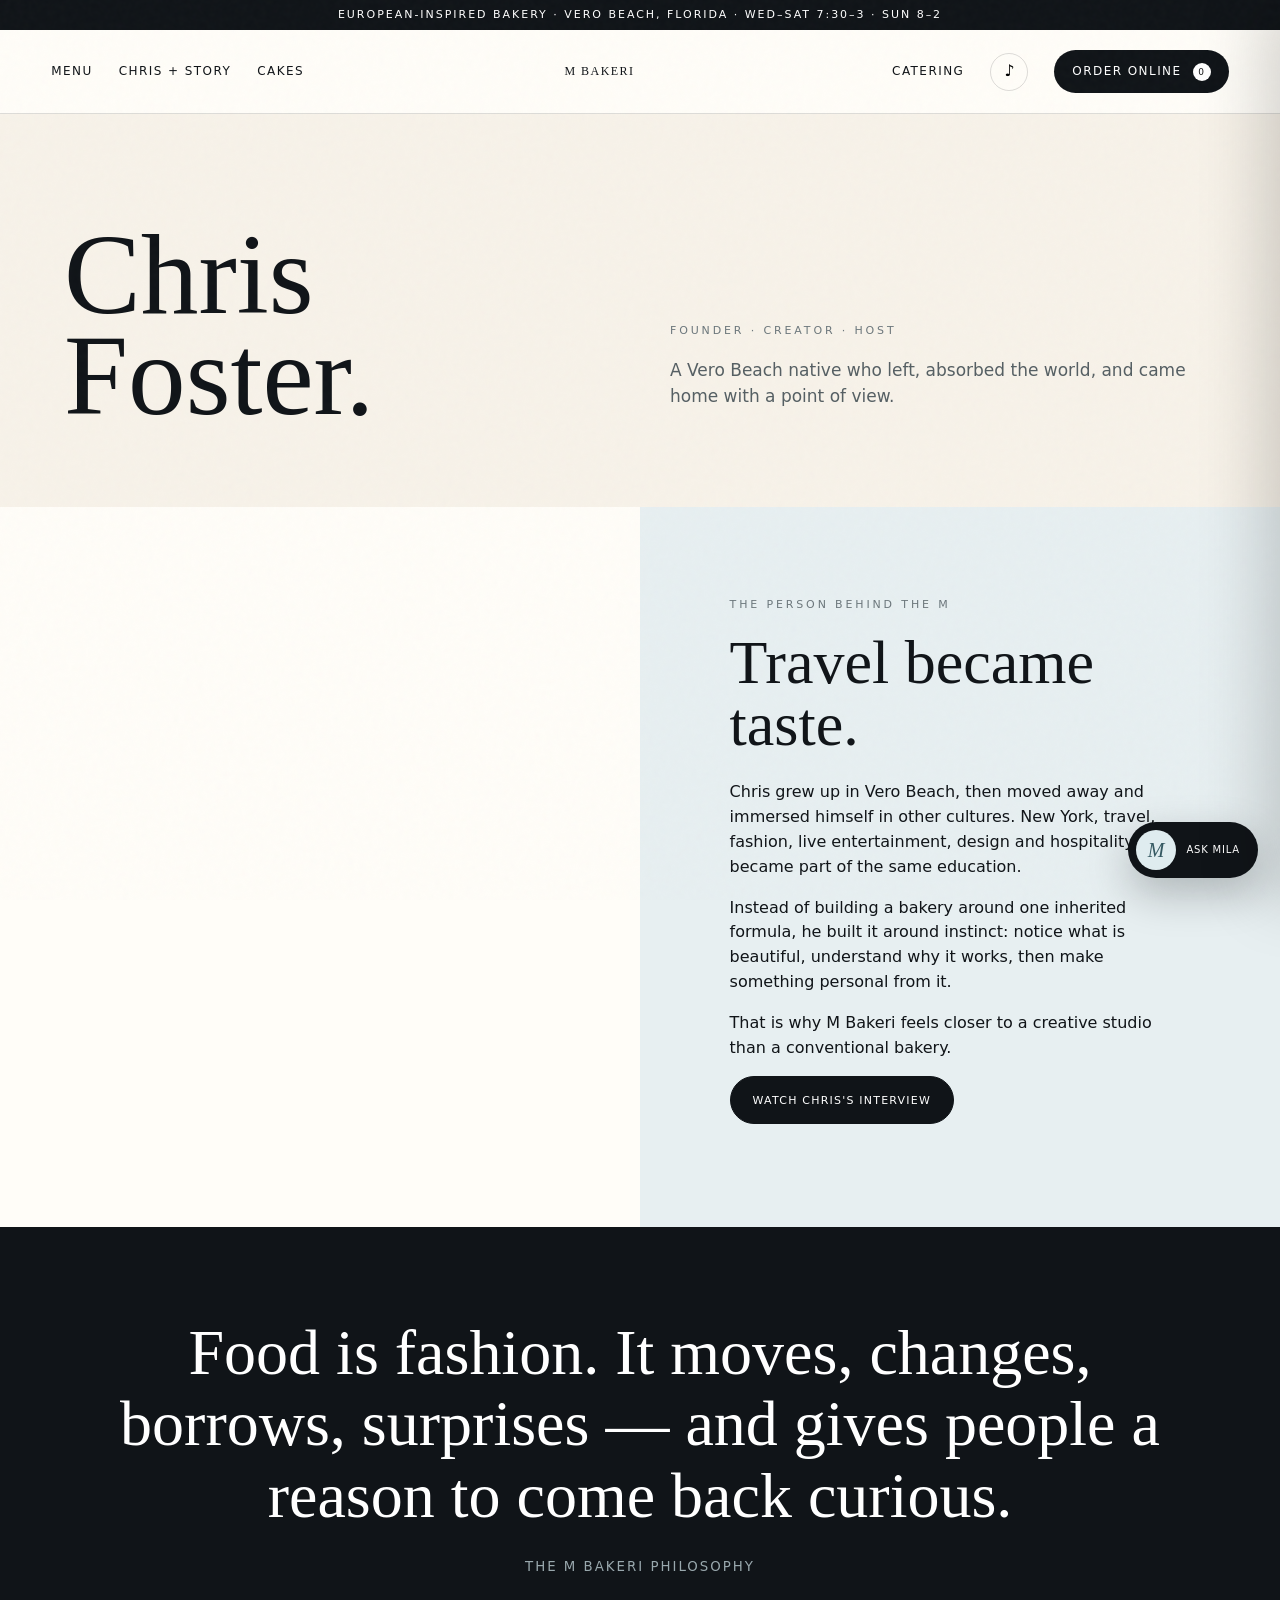
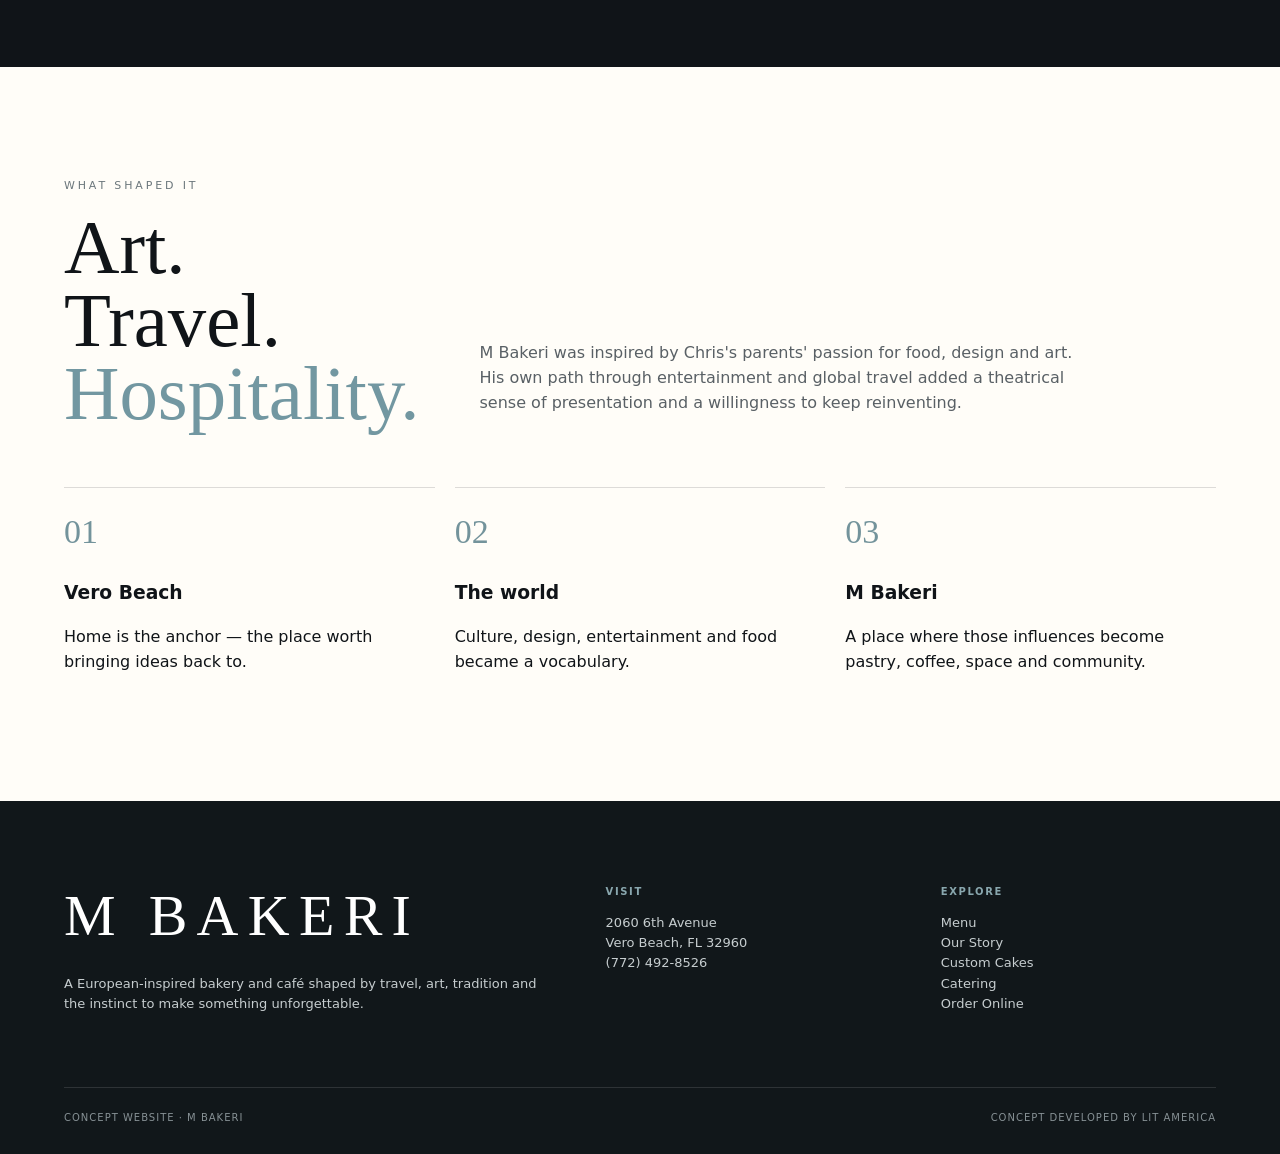
<file: story.html>
<!doctype html><html lang="en"><head><meta charset="utf-8"><meta name="viewport" content="width=device-width,initial-scale=1"><title>Chris Foster — M Bakeri</title><meta name="description" content="M Bakeri concept website — European-inspired bakery in Vero Beach, Florida."><link rel="stylesheet" href="style.css"></head><body><div class="topline">European-inspired bakery · Vero Beach, Florida · Wed–Sat 7:30–3 · Sun 8–2</div>
<nav class="nav"><div class="nav-left"><a href="menu.html">Menu</a><a href="story.html">Chris + Story</a><a href="cakes.html">Cakes</a></div><a class="brand" href="index.html">M BAKERI</a><div class="nav-right"><a href="catering.html">Catering</a><button class="sound" aria-label="Sound">♪</button><button class="hamb" aria-label="Menu">☰</button><a class="order-btn" href="order.html">Order Online <span class="cart-count">0</span></a></div></nav>
<div class="mobile-menu"><a href="menu.html">Menu</a><a href="story.html">Chris + Story</a><a href="cakes.html">Custom Cakes</a><a href="catering.html">Catering</a><a href="order.html">Order Online</a></div><div class="noise"></div><header class="page-hero"><h1>Chris<br>Foster.</h1><div><div class="eyebrow">Founder · creator · host</div><p>A Vero Beach native who left, absorbed the world, and came home with a point of view.</p></div></header><section class="storypage"><div class="photo" style="background-image:url('https://img.youtube.com/vi/9i8TGOQg-Jk/maxresdefault.jpg')"></div><div class="copy"><div class="eyebrow">The person behind the M</div><h2>Travel became taste.</h2><p>Chris grew up in Vero Beach, then moved away and immersed himself in other cultures. New York, travel, fashion, live entertainment, design and hospitality became part of the same education.</p><p>Instead of building a bakery around one inherited formula, he built it around instinct: notice what is beautiful, understand why it works, then make something personal from it.</p><p>That is why M Bakeri feels closer to a creative studio than a conventional bakery.</p><a class="btn dark" href="https://www.youtube.com/watch?v=9i8TGOQg-Jk" target="_blank" rel="noopener">Watch Chris's interview</a></div></section><section class="quote-wall"><p>Food is fashion. It moves, changes, borrows, surprises — and gives people a reason to come back curious.</p><small>The M Bakeri philosophy</small></section><section class="section"><div class="section-head"><div><div class="eyebrow">What shaped it</div><h2>Art. Travel.<br><span class="accent">Hospitality.</span></h2></div><p>M Bakeri was inspired by Chris's parents' passion for food, design and art. His own path through entertainment and global travel added a theatrical sense of presentation and a willingness to keep reinventing.</p></div><div class="timeline"><div class="t"><div class="year">01</div><h3>Vero Beach</h3><p>Home is the anchor — the place worth bringing ideas back to.</p></div><div class="t"><div class="year">02</div><h3>The world</h3><p>Culture, design, entertainment and food became a vocabulary.</p></div><div class="t"><div class="year">03</div><h3>M Bakeri</h3><p>A place where those influences become pastry, coffee, space and community.</p></div></div></section><footer class="footer"><div class="footer-grid"><div><div class="footer-logo">M BAKERI</div><p style="max-width:520px">A European-inspired bakery and café shaped by travel, art, tradition and the instinct to make something unforgettable.</p></div><div><h4>Visit</h4><p>2060 6th Avenue<br>Vero Beach, FL 32960<br>(772) 492-8526</p></div><div><h4>Explore</h4><p><a href="menu.html">Menu</a><br><a href="story.html">Our Story</a><br><a href="cakes.html">Custom Cakes</a><br><a href="catering.html">Catering</a><br><a href="order.html">Order Online</a></p></div></div><div class="footer-bottom"><span>Concept website · M Bakeri</span><span>Concept developed by LIT America</span></div></footer><aside class="cart-drawer"><div class="cart-head"><h3>Your order</h3><button class="cart-close">×</button></div><div class="cart-items"></div><div class="cart-foot"><div class="cart-total"><span>Subtotal</span><strong>$0.00</strong></div><a class="btn dark" style="width:100%" href="order.html">Continue to pickup</a><p style="font-size:11px;color:#777;margin-top:12px">Demo checkout — no payment is processed.</p></div></aside><div class="modal" id="productModal"><div class="modal-card"><div class="modal-top"><img class="modal-image" id="modalImg"><button class="modal-x" id="modalClose">×</button></div><div class="modal-body"><div class="category">Make it yours</div><h3 id="modalName"></h3><div id="modalPrice" style="font-size:18px"></div><div class="option-group"><strong>Milk / preparation</strong><label><span><input type="radio" name="milk" value="Classic" checked> Classic</span><span>included</span></label><label><span><input type="radio" name="milk" value="Almond milk"> Almond milk</span><span>+$0.75</span></label><label><span><input type="radio" name="milk" value="Pistachio milk"> Pistachio milk</span><span>+$1.50</span></label></div><div class="option-group"><strong>Add a note</strong><label><span><input type="checkbox" value="Vanilla"> Vanilla</span><span>+$0.75</span></label><label><span><input type="checkbox" value="Lavender"> Lavender</span><span>+$0.75</span></label><label><span><input type="checkbox" value="Caramel"> Caramel</span><span>+$0.75</span></label></div><div class="option-group" style="display:flex;justify-content:space-between;align-items:center"><strong>Quantity</strong><div class="qty"><button id="qminus">−</button><span id="qtyNum">1</span><button id="qplus">+</button></div></div><button class="add-big" id="addConfigured">Add to order</button></div></div></div><script src="app.js"></script></body></html>
</file>
<file: style.css>
:root{
  --ink:#101418;--ink2:#263039;--cream:#f7f2e9;--paper:#fffdf8;--blue:#a9c9d0;--blue2:#dfecef;
  --gold:#b7955d;--line:rgba(16,20,24,.14);--shadow:0 20px 70px rgba(32,37,40,.12);
  --serif: Georgia,'Times New Roman',serif;--sans: Inter, ui-sans-serif, system-ui, -apple-system, Segoe UI, Arial, sans-serif;
}
*{box-sizing:border-box} html{scroll-behavior:smooth} body{margin:0;background:var(--paper);color:var(--ink);font-family:var(--sans);line-height:1.55} body.lock{overflow:hidden}
a{color:inherit;text-decoration:none} button,input,select,textarea{font:inherit} img{max-width:100%;display:block}
.noise{position:fixed;inset:0;pointer-events:none;opacity:.035;z-index:80;background-image:url("data:image/svg+xml,%3Csvg viewBox='0 0 180 180' xmlns='http://www.w3.org/2000/svg'%3E%3Cfilter id='n'%3E%3CfeTurbulence type='fractalNoise' baseFrequency='.8' numOctaves='2' stitchTiles='stitch'/%3E%3C/filter%3E%3Crect width='100%25' height='100%25' filter='url(%23n)' opacity='.7'/%3E%3C/svg%3E")}
.topline{height:30px;background:var(--ink);color:#fff;display:flex;align-items:center;justify-content:center;font-size:11px;letter-spacing:.18em;text-transform:uppercase;position:relative;z-index:50}
.nav{height:84px;display:flex;align-items:center;justify-content:space-between;padding:0 4vw;border-bottom:1px solid var(--line);background:rgba(255,253,248,.94);backdrop-filter:blur(16px);position:sticky;top:0;z-index:40}.nav-left,.nav-right{display:flex;align-items:center;gap:26px}.nav a{font-size:12px;letter-spacing:.12em;text-transform:uppercase}.nav a:hover{opacity:.55}.brand{font-family:var(--serif);font-size:31px;letter-spacing:.23em;margin-left:.23em}.nav .order-btn{padding:12px 18px;background:var(--ink);color:#fff;border-radius:999px}.sound{width:38px;height:38px;border:1px solid var(--line);border-radius:50%;background:transparent;display:grid;place-items:center;cursor:pointer}
.hamb{display:none;border:0;background:transparent;font-size:24px}.mobile-menu{display:none}
.entry{position:fixed;inset:0;background:#0d1114;color:#fff;z-index:1000;display:grid;place-items:center;transition:.8s ease}.entry.hide{opacity:0;visibility:hidden;transform:scale(1.015)}.entry-inner{text-align:center;max-width:760px;padding:40px}.entry-kicker{letter-spacing:.3em;text-transform:uppercase;font-size:11px;color:#c8dfe4}.entry-logo{font-family:var(--serif);font-size:clamp(60px,10vw,138px);letter-spacing:.18em;margin:.15em 0 .12em}.entry-copy{font-family:var(--serif);font-style:italic;font-size:clamp(22px,3vw,34px);color:#e6e1d7;margin-bottom:40px}.entry-actions{display:flex;justify-content:center;gap:12px;flex-wrap:wrap}.entry-actions button{padding:14px 22px;border-radius:999px;border:1px solid rgba(255,255,255,.35);background:transparent;color:#fff;letter-spacing:.12em;text-transform:uppercase;font-size:11px;cursor:pointer}.entry-actions .primary{background:#fff;color:#0d1114;border-color:#fff}.entry-note{opacity:.55;font-size:11px;margin-top:18px}
.hero{min-height:calc(100vh - 114px);position:relative;display:grid;grid-template-columns:1.12fr .88fr;overflow:hidden;background:#e8eef0}.hero-image{position:relative;min-height:720px}.hero-image img{width:100%;height:100%;object-fit:cover}.hero-image:after{content:'';position:absolute;inset:0;background:linear-gradient(90deg,rgba(0,0,0,.12),transparent 45%)}.hero-copy{padding:8vw 6vw;display:flex;flex-direction:column;justify-content:center;background:var(--cream)}.eyebrow{font-size:11px;letter-spacing:.26em;text-transform:uppercase;color:#6c777c;margin-bottom:18px}.hero h1,.display{font-family:var(--serif);font-weight:400;line-height:.93;letter-spacing:-.035em}.hero h1{font-size:clamp(64px,7vw,120px);margin:0 0 30px}.hero h1 em{font-weight:400;color:#587983}.hero p{max-width:560px;font-size:17px;color:#4f5659}.hero-actions{display:flex;gap:12px;margin-top:28px;flex-wrap:wrap}.btn{display:inline-flex;align-items:center;justify-content:center;min-height:48px;padding:0 22px;border:1px solid var(--ink);border-radius:999px;text-transform:uppercase;letter-spacing:.11em;font-size:11px;transition:.25s;cursor:pointer;background:transparent}.btn.dark{background:var(--ink);color:#fff}.btn:hover{transform:translateY(-2px);box-shadow:0 10px 28px rgba(0,0,0,.1)}.vertical-note{position:absolute;left:18px;bottom:25px;color:#fff;writing-mode:vertical-rl;text-transform:uppercase;letter-spacing:.2em;font-size:10px}
.marquee{overflow:hidden;border-top:1px solid var(--line);border-bottom:1px solid var(--line);background:#fff;height:58px;display:flex;align-items:center}.marquee-track{white-space:nowrap;display:flex;gap:44px;animation:marq 25s linear infinite;font-family:var(--serif);font-style:italic;font-size:18px}.marquee-track span:after{content:'✦';margin-left:44px;color:var(--gold)}@keyframes marq{to{transform:translateX(-50%)}}
.section{padding:110px 5vw}.section.tight{padding:80px 5vw}.section-head{display:grid;grid-template-columns:.55fr 1.45fr;gap:60px;align-items:end;margin-bottom:56px}.section-head h2{font-family:var(--serif);font-size:clamp(48px,6vw,92px);line-height:.95;font-weight:400;margin:0}.section-head p{font-size:16px;color:#596065;max-width:620px}.accent{color:#7297a1}.rule{height:1px;background:var(--line)}
.feature-grid{display:grid;grid-template-columns:1.2fr .8fr;gap:20px}.feature-large,.feature-small{position:relative;overflow:hidden;background:#ddd}.feature-large{min-height:660px}.feature-small{min-height:320px}.feature-stack{display:grid;gap:20px}.feature-grid img{width:100%;height:100%;object-fit:cover;transition:transform .9s cubic-bezier(.2,.7,.2,1)}.feature-grid a:hover img{transform:scale(1.035)}.feature-label{position:absolute;left:22px;right:22px;bottom:22px;background:rgba(255,253,248,.9);backdrop-filter:blur(10px);padding:18px 20px;display:flex;justify-content:space-between;align-items:flex-end;gap:14px}.feature-label h3{font-family:var(--serif);font-size:27px;margin:0;font-weight:400}.feature-label small{text-transform:uppercase;letter-spacing:.12em;color:#667177}
.signature{background:var(--ink);color:#fff}.signature .section-head p{color:#bcc4c7}.cards{display:grid;grid-template-columns:repeat(4,1fr);gap:14px}.food-card{background:#151b1f;border:1px solid rgba(255,255,255,.1);overflow:hidden}.food-card img{height:320px;width:100%;object-fit:cover;filter:saturate(.9)}.food-meta{padding:22px}.food-meta .type{font-size:10px;text-transform:uppercase;letter-spacing:.15em;color:#9ebdc4}.food-meta h3{font-family:var(--serif);font-weight:400;font-size:27px;line-height:1.08;margin:10px 0}.food-meta p{font-size:13px;color:#aeb6b9;min-height:62px}.food-meta .price{display:flex;justify-content:space-between;align-items:center;margin-top:20px}.mini-add{border:1px solid rgba(255,255,255,.3);color:#fff;border-radius:50%;width:38px;height:38px;background:transparent;cursor:pointer}.mini-add:hover{background:#fff;color:#111}
.story{display:grid;grid-template-columns:.95fr 1.05fr;min-height:760px}.story-media{position:relative;background:#d7e2e5;overflow:hidden}.story-media img{width:100%;height:100%;object-fit:cover}.story-copy{background:#e7eff1;padding:8vw 6vw;display:flex;flex-direction:column;justify-content:center}.story-copy h2{font-family:var(--serif);font-weight:400;font-size:clamp(56px,6vw,92px);line-height:.95;margin:0 0 30px}.story-copy blockquote{font-family:var(--serif);font-size:25px;line-height:1.35;margin:26px 0;color:#35484d}.story-copy p{max-width:580px;color:#4b5b60}.story-tag{font-size:11px;letter-spacing:.2em;text-transform:uppercase}.video-badge{position:absolute;left:24px;bottom:24px;background:#fff;padding:13px 16px;border-radius:999px;font-size:11px;letter-spacing:.1em;text-transform:uppercase}
.editorial{display:grid;grid-template-columns:repeat(12,1fr);gap:18px}.ed{position:relative;overflow:hidden;min-height:300px}.ed img{width:100%;height:100%;object-fit:cover}.ed.one{grid-column:1/8;min-height:650px}.ed.two{grid-column:8/13;min-height:650px}.ed.three{grid-column:1/5}.ed.four{grid-column:5/9}.ed.five{grid-column:9/13}.ed .caption{position:absolute;left:15px;bottom:15px;background:rgba(255,255,255,.9);padding:10px 12px;font-size:11px;text-transform:uppercase;letter-spacing:.11em}
.cta-band{background:#bbd2d7;padding:90px 5vw;display:grid;grid-template-columns:1.35fr .65fr;gap:60px;align-items:center}.cta-band h2{font-family:var(--serif);font-size:clamp(48px,6vw,88px);font-weight:400;line-height:.95;margin:0}.cta-band p{max-width:520px;color:#36474c}.cta-actions{display:flex;gap:12px;flex-wrap:wrap;margin-top:25px}
.reviews{display:grid;grid-template-columns:repeat(3,1fr);gap:18px}.review{padding:36px;border-top:1px solid var(--line);background:#fff}.review .stars{letter-spacing:.2em;color:var(--gold)}.review p{font-family:var(--serif);font-size:23px;line-height:1.35}.review strong{font-size:12px;text-transform:uppercase;letter-spacing:.12em}
.footer{background:#11171a;color:#fff;padding:70px 5vw 28px}.footer-grid{display:grid;grid-template-columns:1.4fr .8fr .8fr;gap:60px}.footer-logo{font-family:var(--serif);font-size:58px;letter-spacing:.16em}.footer h4{font-size:10px;letter-spacing:.16em;text-transform:uppercase;color:#89a7ae}.footer p,.footer a{font-size:13px;color:#c6cdcf}.footer-bottom{margin-top:60px;border-top:1px solid rgba(255,255,255,.12);padding-top:22px;display:flex;justify-content:space-between;color:#879195;font-size:10px;text-transform:uppercase;letter-spacing:.1em}
.page-hero{padding:110px 5vw 80px;background:var(--cream);display:grid;grid-template-columns:1fr 1fr;gap:60px;align-items:end}.page-hero h1{font-family:var(--serif);font-size:clamp(70px,9vw,140px);font-weight:400;line-height:.88;margin:0}.page-hero p{max-width:600px;color:#555f63;font-size:17px}.filters{display:flex;gap:10px;flex-wrap:wrap;margin-bottom:34px}.filter{border:1px solid var(--line);padding:10px 16px;border-radius:999px;background:#fff;font-size:11px;text-transform:uppercase;letter-spacing:.09em;cursor:pointer}.filter.active{background:var(--ink);color:#fff}.menu-grid{display:grid;grid-template-columns:repeat(3,1fr);gap:20px}.menu-card{background:#fff;border:1px solid var(--line);overflow:hidden;transition:.25s}.menu-card:hover{transform:translateY(-4px);box-shadow:var(--shadow)}.menu-card img{height:330px;width:100%;object-fit:cover}.menu-card-body{padding:22px}.menu-card h3{font-family:var(--serif);font-size:28px;font-weight:400;margin:5px 0}.menu-card p{font-size:13px;color:#656d70;min-height:58px}.menu-price{display:flex;align-items:center;justify-content:space-between;margin-top:20px}.order-pill{border:0;background:var(--ink);color:white;border-radius:999px;padding:10px 14px;font-size:10px;text-transform:uppercase;letter-spacing:.1em;cursor:pointer}.category{font-size:10px;text-transform:uppercase;letter-spacing:.12em;color:#6d8c94}
.cart-drawer{position:fixed;right:0;top:0;width:min(430px,100%);height:100vh;background:#fff;z-index:500;transform:translateX(100%);transition:.4s;box-shadow:-20px 0 60px rgba(0,0,0,.16);display:flex;flex-direction:column}.cart-drawer.open{transform:translateX(0)}.cart-head{padding:24px;border-bottom:1px solid var(--line);display:flex;justify-content:space-between;align-items:center}.cart-head h3{font-family:var(--serif);font-size:28px;font-weight:400;margin:0}.cart-close{border:0;background:transparent;font-size:28px;cursor:pointer}.cart-items{padding:24px;overflow:auto;flex:1}.cart-item{display:grid;grid-template-columns:1fr auto;gap:10px;padding:14px 0;border-bottom:1px solid var(--line)}.cart-item small{color:#70787b}.cart-foot{padding:24px;border-top:1px solid var(--line)}.cart-total{display:flex;justify-content:space-between;font-family:var(--serif);font-size:24px;margin-bottom:15px}.cart-count{display:inline-grid;place-items:center;min-width:18px;height:18px;border-radius:99px;background:#fff;color:#111;font-size:9px;margin-left:6px}
.modal{position:fixed;inset:0;background:rgba(8,12,14,.62);z-index:600;display:none;place-items:center;padding:20px}.modal.open{display:grid}.modal-card{background:#fff;width:min(680px,100%);max-height:90vh;overflow:auto;box-shadow:var(--shadow)}.modal-image{height:250px;width:100%;object-fit:cover}.modal-body{padding:30px}.modal-body h3{font-family:var(--serif);font-size:38px;font-weight:400;margin:0 0 8px}.option-group{border-top:1px solid var(--line);padding:18px 0}.option-group label{display:flex;justify-content:space-between;padding:7px 0;font-size:14px}.modal-top{position:relative}.modal-x{position:absolute;right:16px;top:16px;border:0;background:#fff;width:38px;height:38px;border-radius:50%;font-size:22px;cursor:pointer}.qty{display:flex;gap:12px;align-items:center}.qty button{width:34px;height:34px;border:1px solid var(--line);background:#fff;border-radius:50%;cursor:pointer}.add-big{width:100%;border:0;background:var(--ink);color:#fff;padding:16px;text-transform:uppercase;letter-spacing:.1em;font-size:11px;margin-top:16px;cursor:pointer}
.form-grid{display:grid;grid-template-columns:1fr 1fr;gap:16px}.field{display:flex;flex-direction:column;gap:7px}.field.full{grid-column:1/-1}.field label{font-size:10px;text-transform:uppercase;letter-spacing:.1em}.field input,.field select,.field textarea{padding:14px;border:1px solid var(--line);background:#fff}.field textarea{min-height:130px}.panel{padding:36px;background:#fff;border:1px solid var(--line)}
.storypage{display:grid;grid-template-columns:1fr 1fr;gap:0}.storypage .photo{min-height:720px;background-size:cover;background-position:center}.storypage .copy{padding:7vw;background:#e7eff1}.storypage .copy h2{font-family:var(--serif);font-weight:400;font-size:62px;line-height:1;margin:0 0 25px}.timeline{display:grid;grid-template-columns:repeat(3,1fr);gap:20px}.timeline .t{border-top:1px solid var(--line);padding-top:18px}.timeline .year{font-family:var(--serif);font-size:34px;color:#73939b}.quote-wall{padding:90px 7vw;background:var(--ink);color:white;text-align:center}.quote-wall p{font-family:var(--serif);font-size:clamp(34px,5vw,72px);line-height:1.12;max-width:1100px;margin:auto}.quote-wall small{display:block;margin-top:25px;text-transform:uppercase;letter-spacing:.15em;color:#99a8ad}
@media(max-width:1000px){.nav-left{display:none}.hamb{display:block}.nav-right>a:not(.order-btn){display:none}.hero{grid-template-columns:1fr}.hero-image{min-height:55vh}.hero-copy{padding:70px 6vw}.section-head,.page-hero,.cta-band{grid-template-columns:1fr}.cards{grid-template-columns:1fr 1fr}.story{grid-template-columns:1fr}.story-media{min-height:580px}.reviews{grid-template-columns:1fr}.menu-grid{grid-template-columns:1fr 1fr}.storypage{grid-template-columns:1fr}.timeline{grid-template-columns:1fr}.footer-grid{grid-template-columns:1fr 1fr}.footer-grid>:first-child{grid-column:1/-1}.mobile-menu{position:fixed;top:114px;left:0;right:0;background:#fff;z-index:39;padding:30px 5vw;border-bottom:1px solid var(--line)}.mobile-menu.open{display:grid;gap:20px}.mobile-menu a{text-transform:uppercase;letter-spacing:.1em;font-size:12px}}
@media(max-width:680px){.topline{font-size:9px}.nav{height:72px}.brand{font-size:23px}.order-btn{display:none}.entry-logo{font-size:58px}.hero h1{font-size:58px}.hero-image{min-height:430px}.section{padding:76px 5vw}.section-head h2{font-size:54px}.feature-grid{grid-template-columns:1fr}.feature-large{min-height:480px}.cards,.menu-grid{grid-template-columns:1fr}.food-card img,.menu-card img{height:290px}.editorial{display:block}.ed{min-height:380px;margin-bottom:14px}.story-media{min-height:430px}.story-copy h2{font-size:52px}.cta-band h2{font-size:50px}.footer-grid{grid-template-columns:1fr}.footer-grid>:first-child{grid-column:auto}.footer-bottom{display:block}.form-grid{grid-template-columns:1fr}.field.full{grid-column:auto}.page-hero h1{font-size:70px}}

/* ===== MILA CONCIERGE ===== */
.mila-launch{position:fixed;right:22px;bottom:22px;z-index:390;display:flex;flex-direction:column;align-items:flex-end;gap:10px}
.mila-teaser{width:min(310px,calc(100vw - 36px));background:rgba(255,253,248,.97);border:1px solid var(--line);box-shadow:0 18px 55px rgba(16,20,24,.17);padding:15px 42px 15px 17px;font-size:13px;line-height:1.45;position:relative;display:none;backdrop-filter:blur(16px)}
.mila-teaser.show{display:block;animation:milaRise .3s ease}
.mila-teaser button{position:absolute;right:9px;top:7px;border:0;background:none;font-size:18px;cursor:pointer;color:#72797d}
.mila-button{border:0;background:var(--ink);color:#fff;border-radius:999px;display:flex;align-items:center;gap:10px;padding:8px 18px 8px 8px;box-shadow:0 16px 42px rgba(16,20,24,.25);cursor:pointer;letter-spacing:.08em;text-transform:uppercase;font-size:10px}
.mila-avatar{width:40px;height:40px;border-radius:50%;display:grid;place-items:center;background:var(--blue2);color:#355962;font-family:var(--serif);font-style:italic;font-size:20px}
.mila-button:hover{transform:translateY(-2px)}
.mila-chat{position:fixed;right:22px;bottom:22px;width:min(410px,calc(100vw - 32px));height:min(650px,calc(100vh - 60px));z-index:410;background:var(--paper);border:1px solid var(--line);box-shadow:0 30px 90px rgba(16,20,24,.25);display:none;flex-direction:column;overflow:hidden}
.mila-chat.open{display:flex;animation:milaRise .25s ease}
@keyframes milaRise{from{opacity:0;transform:translateY(12px)}to{opacity:1;transform:none}}
.mila-head{padding:16px;background:var(--ink);color:#fff;display:flex;align-items:center;gap:12px}
.mila-head .mila-avatar{background:var(--blue);color:#19363d}
.mila-head-copy{min-width:0}
.mila-head strong{font-family:var(--serif);font-size:20px;font-weight:400;display:block;line-height:1.05}
.mila-head small{font-size:10px;letter-spacing:.12em;text-transform:uppercase;color:#b9c7ca}
.mila-close{margin-left:auto;border:0;background:transparent;color:#fff;font-size:25px;cursor:pointer;padding:4px 8px}
.mila-messages{flex:1;overflow:auto;padding:18px;display:flex;flex-direction:column;gap:10px;background:linear-gradient(180deg,#fffdf8 0%,#f8f4ec 100%)}
.mila-msg{max-width:88%;padding:11px 14px;font-size:13px;line-height:1.5}
.mila-msg.bot{align-self:flex-start;background:#fff;border:1px solid var(--line);border-radius:15px 15px 15px 4px}
.mila-msg.me{align-self:flex-end;background:var(--ink);color:#fff;border-radius:15px 15px 4px 15px}
.mila-msg a{text-decoration:underline;text-underline-offset:3px}
.mila-product{display:grid;grid-template-columns:58px 1fr;gap:10px;align-items:center;margin-top:9px;padding-top:9px;border-top:1px solid var(--line)}
.mila-product img{width:58px;height:58px;object-fit:cover}
.mila-product b{font-family:var(--serif);font-size:16px;font-weight:400}
.mila-chips{display:flex;gap:6px;flex-wrap:wrap;align-self:flex-start;max-width:100%}
.mila-chip{border:1px solid #556166;background:#fff;color:var(--ink);border-radius:999px;padding:7px 11px;font-size:11px;cursor:pointer}
.mila-chip:hover{background:var(--ink);color:#fff}
.mila-typing{display:flex;gap:4px;align-items:center;padding:13px 15px}
.mila-typing i{width:5px;height:5px;background:#798387;border-radius:50%;animation:milaBlink 1s infinite}
.mila-typing i:nth-child(2){animation-delay:.15s}.mila-typing i:nth-child(3){animation-delay:.3s}
@keyframes milaBlink{50%{opacity:.25}}
.mila-form{display:flex;gap:8px;padding:12px;border-top:1px solid var(--line);background:#fff}
.mila-form input{flex:1;min-width:0;border:1px solid var(--line);border-radius:999px;padding:11px 15px;background:var(--paper);font-size:13px}
.mila-form input:focus{outline:1px solid #718e96;border-color:#718e96}
.mila-form button{border:0;background:var(--blue);color:#18353d;border-radius:999px;padding:0 15px;cursor:pointer;font-size:11px;text-transform:uppercase;letter-spacing:.08em}
.mila-note{padding:0 14px 10px;background:#fff;font-size:9px;color:#7a8285;text-align:center}
@media(max-width:680px){
 .mila-launch{right:13px;bottom:13px}
 .mila-button{padding:6px}.mila-button .label{display:none}
 .mila-chat{inset:0;width:100%;height:100%;max-height:none;border:0}
 .mila-head{padding-top:max(16px,env(safe-area-inset-top))}
 .mila-form{padding-bottom:max(12px,env(safe-area-inset-bottom))}
}
</file>
